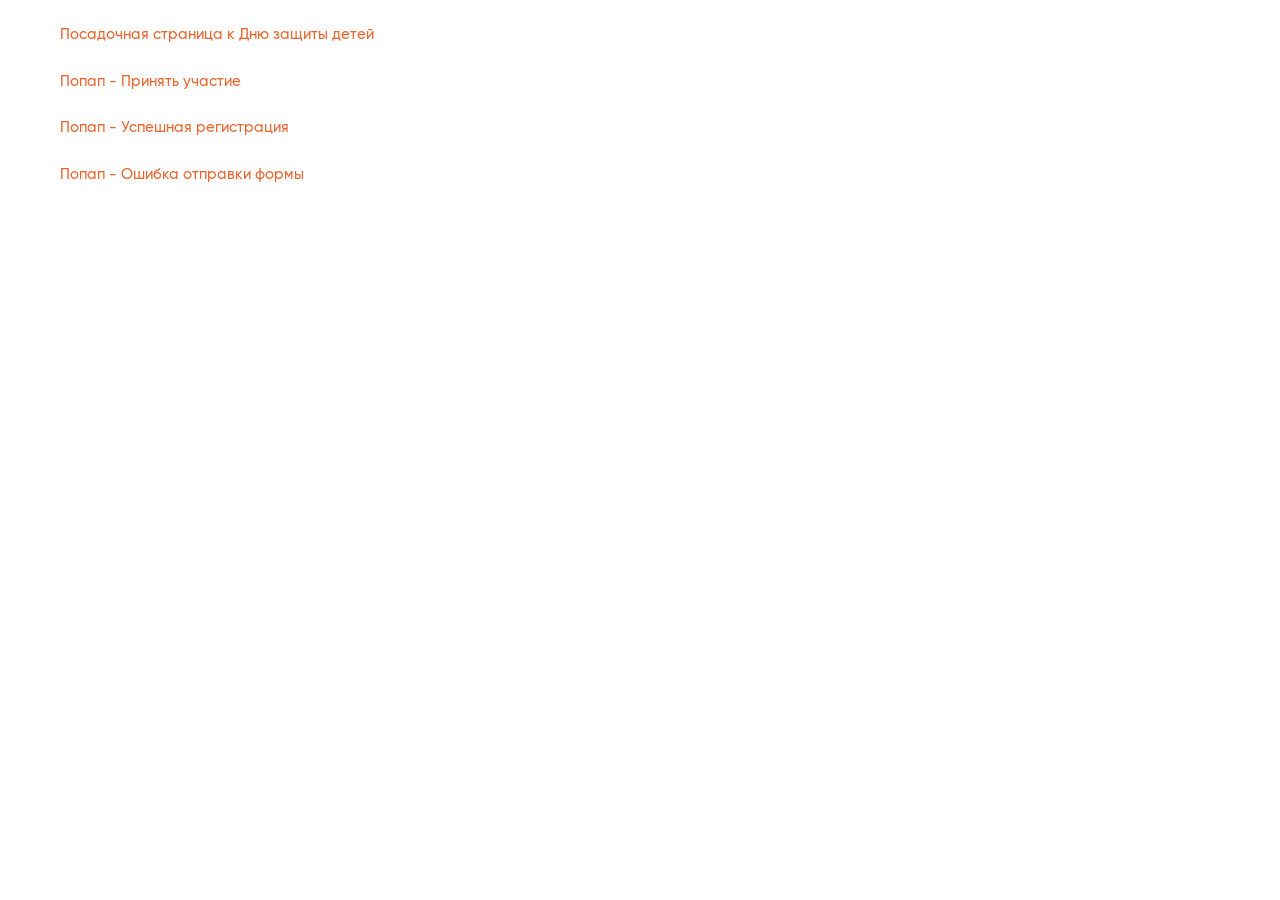
<file: index.html>
<!DOCTYPE html>
<html lang="ru">
    <head>
        <meta charset="utf-8">
        <title>ПСБ Страхование</title>

        <link rel="stylesheet" href="css/styles.css">

        <link rel="icon" href="favicon.svg" type="image/svg+xml">

        <meta http-equiv="x-ua-compatible" content="ie=edge">
        <meta name="viewport" content="width=device-width">
    </head>

    <body>

        <!-- wrapper -->
        <div class="wrapper">

            <!-- wrapper inner -->
            <div class="wrapper-inner">

                <!-- container -->
                <div class="container">

                    <p><a href="01-index.html">Посадочная страница к Дню защиты детей</a></p>
                    <p><a href="windows/participate.html"class="window-link">Попап - Принять участие</a></p>
                    <p><a href="windows/success.html"class="window-link">Попап - Успешная регистрация</a></p>
                    <p><a href="windows/error.html"class="window-link">Попап - Ошибка отправки формы</a></p>

                </div>
                <!-- container END -->

            </div>
            <!-- wrapper inner END -->

        </div>
        <!-- wrapper END -->

        <script>
            var pathTemplate = './';
        </script>
        <script src="js/fonts.js"></script>

        <script src="js/jquery-3.7.1.min.js"></script>
        <script src="js/jquery.mask.min.js"></script>
        <script src="js/validation/jquery.validate.min.js"></script>
        <script src="js/validation/messages_ru.js"></script>
        <script src="js/tools.js"></script>

    </body>
</html>
</file>
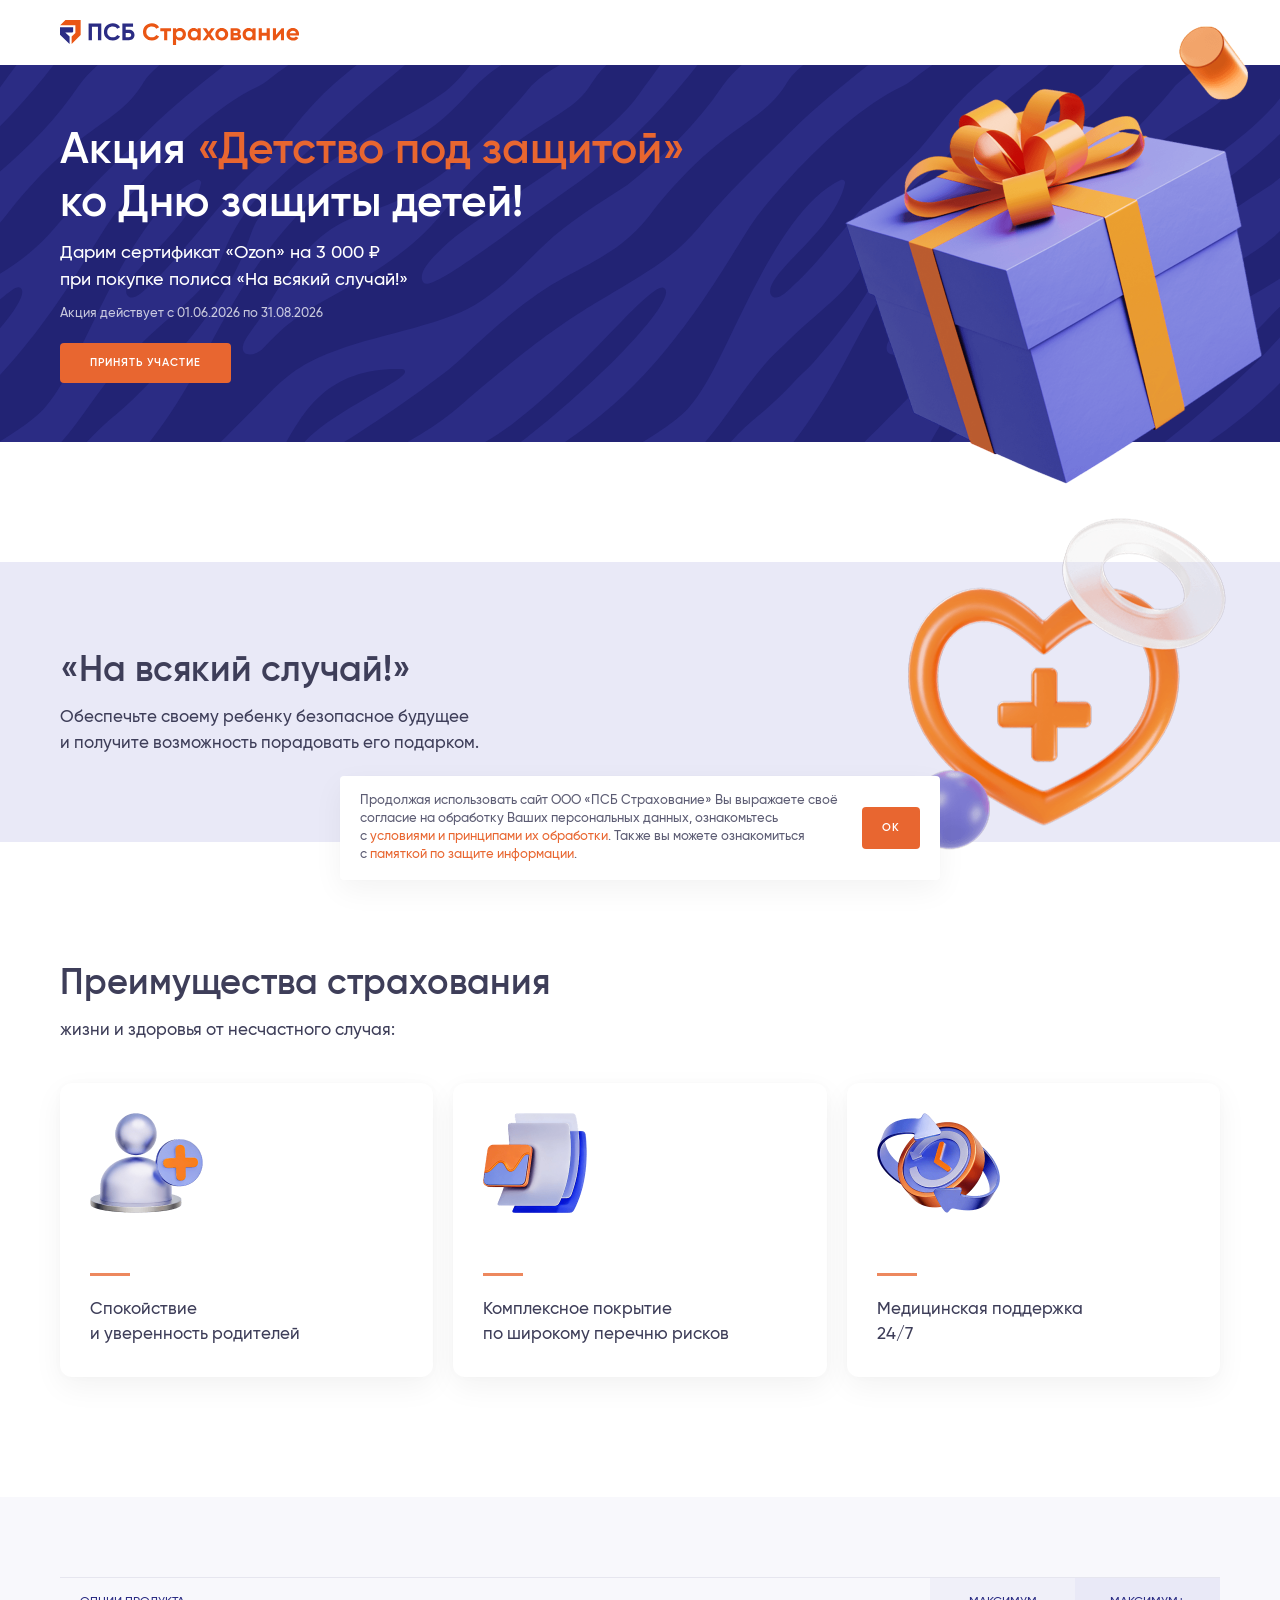
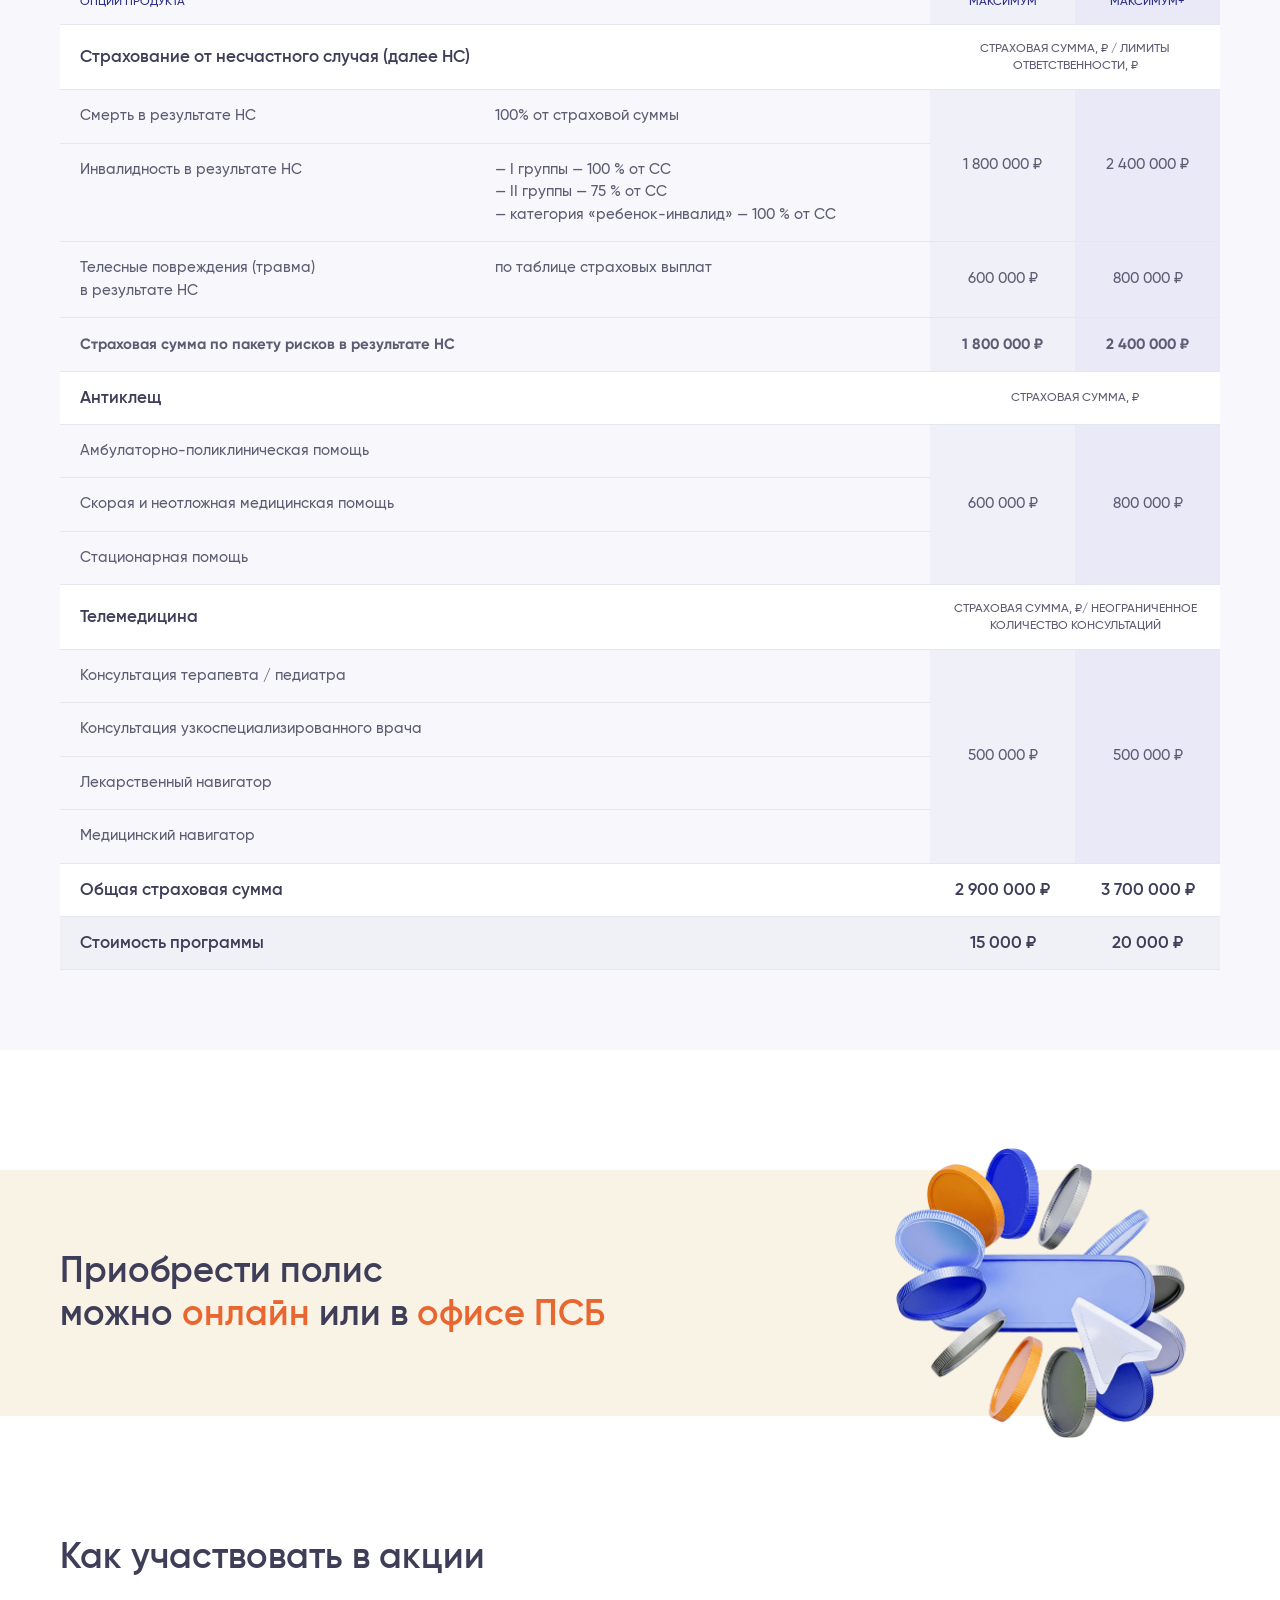
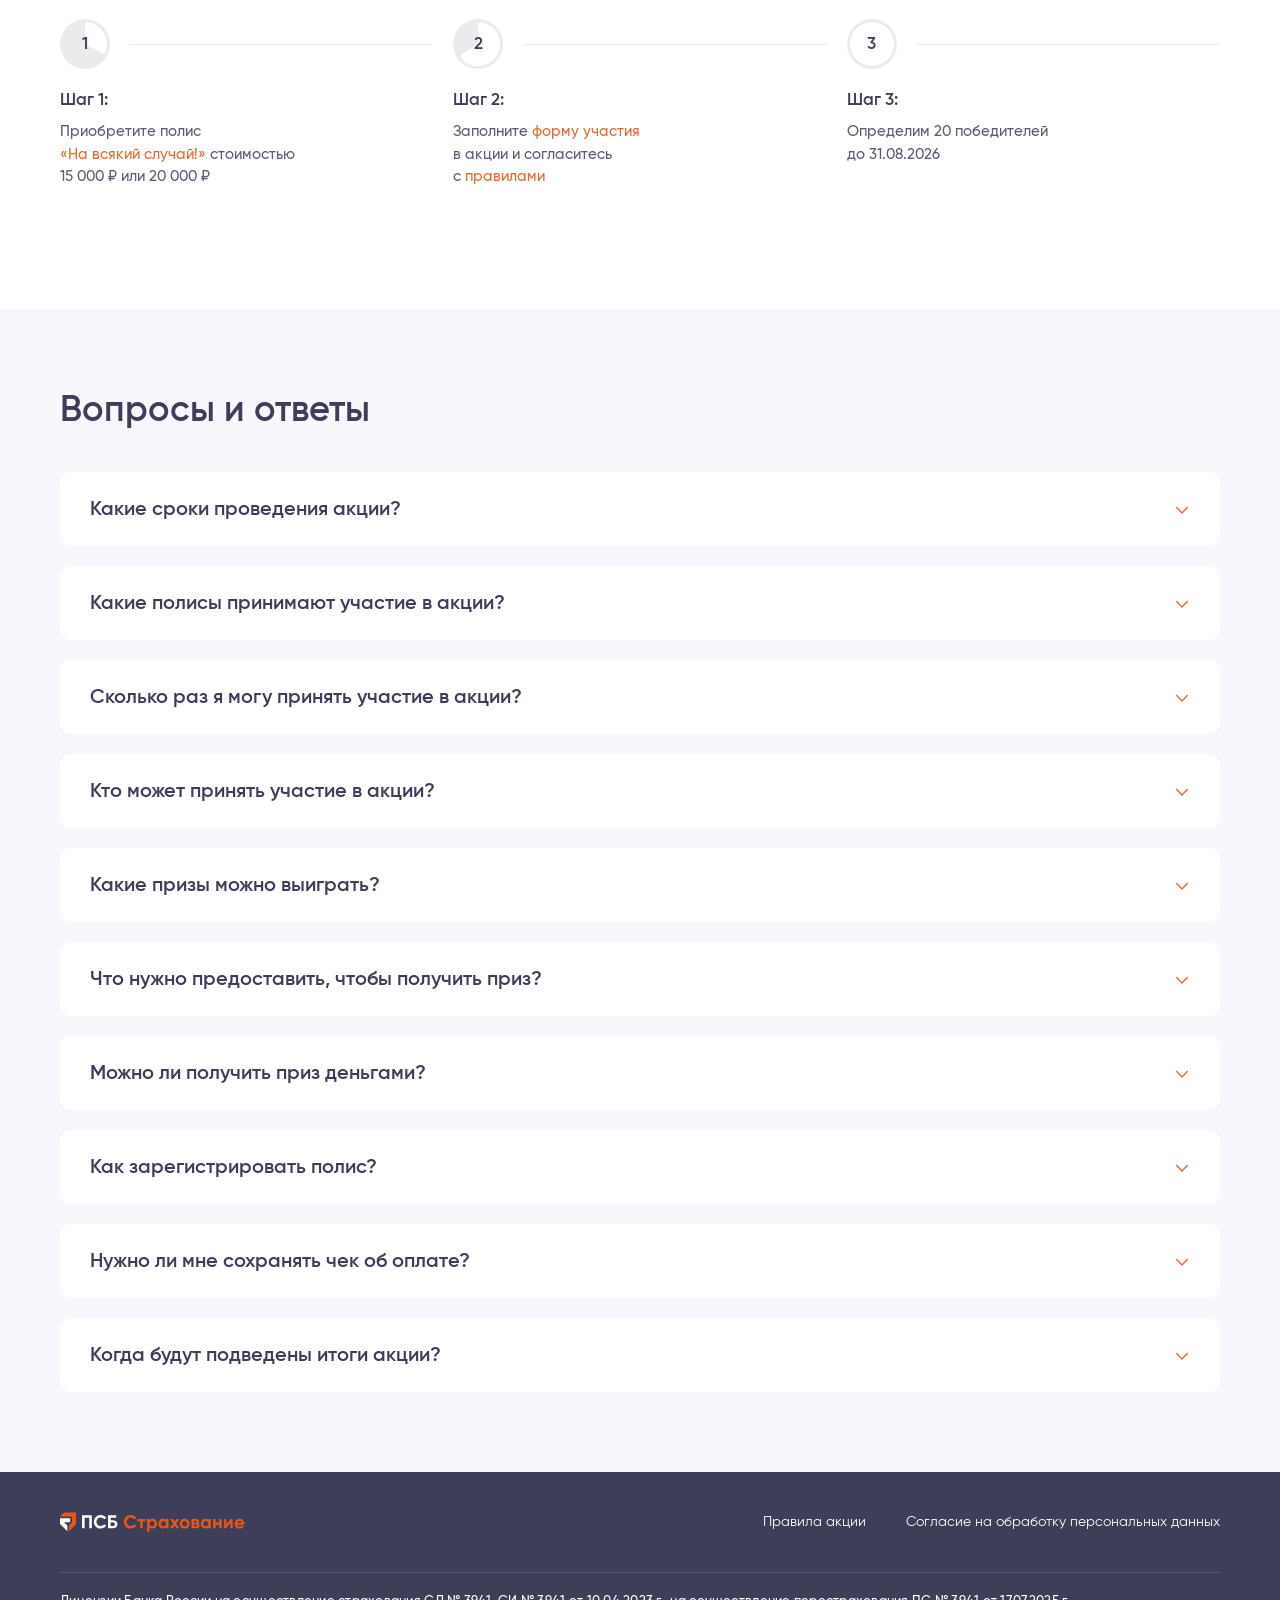
<file: 01-index.html>
<!DOCTYPE html>
<html lang="ru">
    <head>
        <meta charset="utf-8">
        <title>ПСБ Страхование</title>

        <link rel="stylesheet" href="css/styles.css">

        <link rel="icon" href="favicon.svg" type="image/svg+xml">

        <meta http-equiv="x-ua-compatible" content="ie=edge">
        <meta name="viewport" content="width=device-width">
    </head>

    <body>

        <!-- wrapper -->
        <div class="wrapper">

            <!-- wrapper inner -->
            <div class="wrapper-inner">

                <header>
                    <div class="container">
                        <div class="header-logo"><img src="images/logo.svg" alt=""></div>
                    </div>
                </header>

                <!-- welcome -->
                <div class="welcome">
                    <div class="container">
                        <div class="welcome-content">
                            <div class="welcome-title">Акция <span>&laquo;Детство под&nbsp;защитой&raquo;</span><br> ко&nbsp;Дню защиты детей!</div>
                            <div class="welcome-text">Дарим сертификат &laquo;Ozon&raquo; на&nbsp;3&nbsp;000&nbsp;₽<br> при&nbsp;покупке полиса &laquo;На&nbsp;всякий случай!&raquo;</div>
                            <div class="welcome-period">Акция действует с&nbsp;01.06.2026 по&nbsp;31.08.2026</div>
                            <div class="welcome-btn"><a href="windows/participate.html" class="btn window-link">Принять участие</a></div>
                        </div>
                        <div class="welcome-img"><img src="images/welcome.png" alt=""></div>
                    </div>
                </div>
                <!-- welcome END -->

                <!-- container -->
                <div class="container">

                    <!-- precaution -->
                    <div class="precaution">
                        <div class="precaution-content">
                            <div class="main-title">&laquo;На&nbsp;всякий случай!&raquo;</div>
                            <div class="precaution-text">Обеспечьте своему ребенку безопасное будущее<br> и&nbsp;получите возможность порадовать его подарком.</div>
                        </div>
                        <div class="precaution-img"><img src="images/precaution.png" alt=""></div>
                    </div>
                    <!-- precaution END -->

                    <!-- prefs -->
                    <div class="prefs">
                        <div class="main-title">Преимущества страхования</div>
                        <div class="prefs-anonce">жизни и&nbsp;здоровья от&nbsp;несчастного случая:</div>
                        <div class="prefs-list">
                            <div class="prefs-item">
                                <div class="prefs-item-icon"><img src="images/prefs-1.png" alt=""></div>
                                <div class="prefs-item-text">Спокойствие<br> и&nbsp;уверенность родителей</div>
                            </div>
                            <div class="prefs-item">
                                <div class="prefs-item-icon"><img src="images/prefs-2.png" alt=""></div>
                                <div class="prefs-item-text">Комплексное покрытие<br> по&nbsp;широкому перечню рисков </div>
                            </div>
                            <div class="prefs-item">
                                <div class="prefs-item-icon"><img src="images/prefs-3.png" alt=""></div>
                                <div class="prefs-item-text">Медицинская поддержка<br> 24/7</div>
                            </div>
                        </div>
                    </div>
                    <!-- prefs END -->

                    <!-- price -->
                    <div class="price">
                        <div class="price-desktop">
                            <table>
                                <thead>
                                    <tr>
                                        <th>Опции продукта</th>
                                        <th>Максимум</th>
                                        <th>Максимум+</th>
                                    </tr>
                                </thead>
                                <tbody>
                                    <tr class="price-desktop-group">
                                        <td>Страхование от несчастного случая (далее НС)</td>
                                        <td colspan="2">Страховая сумма,&nbsp;₽&nbsp;/ Лимиты ответственности,&nbsp;₽</td>
                                    </tr>
                                    <tr class="price-desktop-item">
                                        <td>
                                            <div class="price-desktop-title-block">
                                                <div class="price-desktop-title-item">Смерть в&nbsp;результате НС</div>
                                                <div class="price-desktop-title-item">100% от&nbsp;страховой суммы</div>
                                            </div>
                                        </td>
                                        <td rowspan="2">1 800 000 ₽</td>
                                        <td rowspan="2">2 400 000 ₽</td>
                                    </tr>
                                    <tr class="price-desktop-item">
                                        <td>
                                            <div class="price-desktop-title-block">
                                                <div class="price-desktop-title-item">Инвалидность в&nbsp;результате НС</div>
                                                <div class="price-desktop-title-item">&mdash;&nbsp;I&nbsp;группы&nbsp;&mdash; 100&nbsp;% от&nbsp;СС<br> &mdash;&nbsp;II&nbsp;группы&nbsp;&mdash; 75&nbsp;% от&nbsp;СС<br> &mdash;&nbsp;категория &laquo;ребенок-инвалид&raquo;&nbsp;&mdash; 100&nbsp;% от&nbsp;СС</div>
                                            </div>
                                        </td>
                                    </tr>
                                    <tr class="price-desktop-item">
                                        <td>
                                            <div class="price-desktop-title-block">
                                                <div class="price-desktop-title-item">Телесные повреждения (травма)<br> в&nbsp;результате НС</div>
                                                <div class="price-desktop-title-item">по&nbsp;таблице страховых выплат</div>
                                            </div>
                                        </td>
                                        <td>600 000 ₽</td>
                                        <td>800 000 ₽</td>
                                    </tr>
                                    <tr class="price-desktop-package">
                                        <td>Страховая сумма по&nbsp;пакету рисков в&nbsp;результате НС</td>
                                        <td>1 800 000 ₽</td>
                                        <td>2 400 000 ₽</td>
                                    </tr>

                                    <tr class="price-desktop-group">
                                        <td>Антиклещ</td>
                                        <td colspan="2">Страховая сумма,&nbsp;₽</td>
                                    </tr>
                                    <tr class="price-desktop-item">
                                        <td>Амбулаторно-поликлиническая помощь</td>
                                        <td rowspan="3">600 000 ₽</td>
                                        <td rowspan="3">800 000 ₽</td>
                                    </tr>
                                    <tr class="price-desktop-item">
                                        <td>Скорая и&nbsp;неотложная медицинская помощь</td>
                                    </tr>
                                    <tr class="price-desktop-item">
                                        <td>Стационарная помощь</td>
                                    </tr>

                                    <tr class="price-desktop-group">
                                        <td>Телемедицина</td>
                                        <td colspan="2">Страховая сумма,&nbsp;₽/ Неограниченное количество консультаций</td>
                                    </tr>
                                    <tr class="price-desktop-item">
                                        <td>Консультация терапевта&nbsp;/ педиатра</td>
                                        <td rowspan="4">500 000 ₽</td>
                                        <td rowspan="4">500 000 ₽</td>
                                    </tr>
                                    <tr class="price-desktop-item">
                                        <td>Консультация узкоспециализированного врача</td>
                                    </tr>
                                    <tr class="price-desktop-item">
                                        <td>Лекарственный навигатор</td>
                                    </tr>
                                    <tr class="price-desktop-item">
                                        <td>Медицинский навигатор</td>
                                    </tr>

                                    <tr class="price-desktop-summ">
                                        <td>Общая страховая сумма</td>
                                        <td>2 900 000 ₽</td>
                                        <td>3 700 000 ₽</td>
                                    </tr>

                                    <tr class="price-desktop-cost">
                                        <td>Стоимость программы</td>
                                        <td>15 000 ₽</td>
                                        <td>20 000 ₽</td>
                                    </tr>
                                </tbody>
                            </table>
                        </div>
                        
                        <div class="price-mobile">
                            <div class="price-mobile-group">
                                <div class="price-mobile-group-title">Страхование от&nbsp;несчастного случая (далее&nbsp;НС)</div>
                                <div class="price-mobile-group-content">
                                    <div class="price-mobile-item">
                                        <div class="price-mobile-item-title">Смерть в&nbsp;результате НС<br> 100% от&nbsp;страховой суммы</div>
                                        <div class="price-mobile-item-title">Инвалидность в&nbsp;результате НС<br> &mdash;&nbsp;I&nbsp;группы&nbsp;&mdash; 100&nbsp;% от&nbsp;СС<br> &mdash;&nbsp;II&nbsp;группы&nbsp;&mdash; 75&nbsp;% от&nbsp;СС<br> &mdash;&nbsp;категория &laquo;ребенок-инвалид&raquo;&nbsp;&mdash; 100&nbsp;%&nbsp;от&nbsp;СС</div>
                                        <div class="price-mobile-item-type">Страховая сумма,&nbsp;₽&nbsp;/ Лимиты ответственности,&nbsp;₽</div>
                                        <div class="price-mobile-item-values">
                                            <div class="price-mobile-item-value">
                                                <div class="price-mobile-item-value-title">Максимум</div>
                                                <div class="price-mobile-item-value-text">1 800 000 ₽</div>
                                            </div>
                                            <div class="price-mobile-item-value">
                                                <div class="price-mobile-item-value-title">Максимум+</div>
                                                <div class="price-mobile-item-value-text">2 400 000 ₽</div>
                                            </div>
                                        </div>
                                    </div>
                                    <div class="price-mobile-item">
                                        <div class="price-mobile-item-title">Телесные повреждения (травма)<br> в&nbsp;результате НС<br> &mdash;&nbsp;по&nbsp;таблице страховых выплат</div>
                                        <div class="price-mobile-item-values">
                                            <div class="price-mobile-item-value">
                                                <div class="price-mobile-item-value-title">Максимум</div>
                                                <div class="price-mobile-item-value-text">600 000 ₽</div>
                                            </div>
                                            <div class="price-mobile-item-value">
                                                <div class="price-mobile-item-value-title">Максимум+</div>
                                                <div class="price-mobile-item-value-text">800 000 ₽</div>
                                            </div>
                                        </div>
                                    </div>
                                    <div class="price-mobile-item price-mobile-item-package">
                                        <div class="price-mobile-item-title">Страховая сумма по&nbsp;пакету рисков в&nbsp;результате&nbsp;НС</div>
                                        <div class="price-mobile-item-type">Страховая сумма,&nbsp;₽&nbsp;/ Лимиты ответственности,&nbsp;₽</div>
                                        <div class="price-mobile-item-values">
                                            <div class="price-mobile-item-value">
                                                <div class="price-mobile-item-value-title">Максимум</div>
                                                <div class="price-mobile-item-value-text">1 800 000 ₽</div>
                                            </div>
                                            <div class="price-mobile-item-value">
                                                <div class="price-mobile-item-value-title">Максимум+</div>
                                                <div class="price-mobile-item-value-text">2 400 000 ₽</div>
                                            </div>
                                        </div>
                                    </div>
                                </div>
                            </div>
                            <div class="price-mobile-group">
                                <div class="price-mobile-group-title">Антиклещ</div>
                                <div class="price-mobile-group-content">
                                    <div class="price-mobile-item">
                                        <div class="price-mobile-item-title">Амбулаторно-поликлиническая помощь</div>
                                        <div class="price-mobile-item-type">Страховая сумма,&nbsp;₽</div>
                                        <div class="price-mobile-item-values">
                                            <div class="price-mobile-item-value">
                                                <div class="price-mobile-item-value-title">Максимум</div>
                                                <div class="price-mobile-item-value-text">600 000 ₽</div>
                                            </div>
                                            <div class="price-mobile-item-value">
                                                <div class="price-mobile-item-value-title">Максимум+</div>
                                                <div class="price-mobile-item-value-text">800 000 ₽</div>
                                            </div>
                                        </div>
                                    </div>
                                    <div class="price-mobile-item">
                                        <div class="price-mobile-item-title">Скорая и&nbsp;неотложная медицинская помощь</div>
                                        <div class="price-mobile-item-type">Страховая сумма,&nbsp;₽</div>
                                        <div class="price-mobile-item-values">
                                            <div class="price-mobile-item-value">
                                                <div class="price-mobile-item-value-title">Максимум</div>
                                                <div class="price-mobile-item-value-text">600 000 ₽</div>
                                            </div>
                                            <div class="price-mobile-item-value">
                                                <div class="price-mobile-item-value-title">Максимум+</div>
                                                <div class="price-mobile-item-value-text">800 000 ₽</div>
                                            </div>
                                        </div>
                                    </div>
                                    <div class="price-mobile-item">
                                        <div class="price-mobile-item-title">Стационарная помощь</div>
                                        <div class="price-mobile-item-type">Страховая сумма,&nbsp;₽</div>
                                        <div class="price-mobile-item-values">
                                            <div class="price-mobile-item-value">
                                                <div class="price-mobile-item-value-title">Максимум</div>
                                                <div class="price-mobile-item-value-text">600 000 ₽</div>
                                            </div>
                                            <div class="price-mobile-item-value">
                                                <div class="price-mobile-item-value-title">Максимум+</div>
                                                <div class="price-mobile-item-value-text">800 000 ₽</div>
                                            </div>
                                        </div>
                                    </div>
                                </div>
                            </div>
                            <div class="price-mobile-group">
                                <div class="price-mobile-group-title">Телемедицина</div>
                                <div class="price-mobile-group-content">
                                    <div class="price-mobile-item">
                                        <div class="price-mobile-item-title">Консультация терапевта&nbsp;/ педиатра</div>
                                        <div class="price-mobile-item-type">Страховая сумма,&nbsp;₽/ Неограниченное количество консультаций</div>
                                        <div class="price-mobile-item-values">
                                            <div class="price-mobile-item-value">
                                                <div class="price-mobile-item-value-title">Максимум</div>
                                                <div class="price-mobile-item-value-text">500 000 ₽</div>
                                            </div>
                                            <div class="price-mobile-item-value">
                                                <div class="price-mobile-item-value-title">Максимум+</div>
                                                <div class="price-mobile-item-value-text">500 000 ₽</div>
                                            </div>
                                        </div>
                                    </div>
                                    <div class="price-mobile-item">
                                        <div class="price-mobile-item-title">Консультация узкоспециализированного врача</div>
                                        <div class="price-mobile-item-type">Страховая сумма,&nbsp;₽/ Неограниченное количество консультаций</div>
                                        <div class="price-mobile-item-values">
                                            <div class="price-mobile-item-value">
                                                <div class="price-mobile-item-value-title">Максимум</div>
                                                <div class="price-mobile-item-value-text">500 000 ₽</div>
                                            </div>
                                            <div class="price-mobile-item-value">
                                                <div class="price-mobile-item-value-title">Максимум+</div>
                                                <div class="price-mobile-item-value-text">500 000 ₽</div>
                                            </div>
                                        </div>
                                    </div>
                                    <div class="price-mobile-item">
                                        <div class="price-mobile-item-title">Лекарственный навигатор</div>
                                        <div class="price-mobile-item-type">Страховая сумма,&nbsp;₽/ Неограниченное количество консультаций</div>
                                        <div class="price-mobile-item-values">
                                            <div class="price-mobile-item-value">
                                                <div class="price-mobile-item-value-title">Максимум</div>
                                                <div class="price-mobile-item-value-text">500 000 ₽</div>
                                            </div>
                                            <div class="price-mobile-item-value">
                                                <div class="price-mobile-item-value-title">Максимум+</div>
                                                <div class="price-mobile-item-value-text">500 000 ₽</div>
                                            </div>
                                        </div>
                                    </div>
                                    <div class="price-mobile-item">
                                        <div class="price-mobile-item-title">Медицинский навигатор</div>
                                        <div class="price-mobile-item-type">Страховая сумма,&nbsp;₽/ Неограниченное количество консультаций</div>
                                        <div class="price-mobile-item-values">
                                            <div class="price-mobile-item-value">
                                                <div class="price-mobile-item-value-title">Максимум</div>
                                                <div class="price-mobile-item-value-text">500 000 ₽</div>
                                            </div>
                                            <div class="price-mobile-item-value">
                                                <div class="price-mobile-item-value-title">Максимум+</div>
                                                <div class="price-mobile-item-value-text">500 000 ₽</div>
                                            </div>
                                        </div>
                                    </div>
                                </div>
                            </div>
                            <div class="price-mobile-group">
                                <div class="price-mobile-group-title">Общая страховая сумма</div>
                                <div class="price-mobile-group-content">
                                    <div class="price-mobile-item">
                                        <div class="price-mobile-item-values price-mobile-item-values-summ">
                                            <div class="price-mobile-item-value">
                                                <div class="price-mobile-item-value-title">Максимум</div>
                                                <div class="price-mobile-item-value-text">2 900 000 ₽</div>
                                            </div>
                                            <div class="price-mobile-item-value">
                                                <div class="price-mobile-item-value-title">Максимум+</div>
                                                <div class="price-mobile-item-value-text">3 700 000 ₽</div>
                                            </div>
                                        </div>
                                    </div>
                                </div>
                            </div>
                            <div class="price-mobile-group">
                                <div class="price-mobile-group-title">Стоимость программы</div>
                                <div class="price-mobile-group-content">
                                    <div class="price-mobile-item">
                                        <div class="price-mobile-item-values price-mobile-item-values-summ">
                                            <div class="price-mobile-item-value">
                                                <div class="price-mobile-item-value-title">Максимум</div>
                                                <div class="price-mobile-item-value-text">15 000 ₽</div>
                                            </div>
                                            <div class="price-mobile-item-value">
                                                <div class="price-mobile-item-value-title">Максимум+</div>
                                                <div class="price-mobile-item-value-text">20 000 ₽</div>
                                            </div>
                                        </div>
                                    </div>
                                </div>
                            </div>
                        </div>
                    </div>
                    <!-- price END -->

                    <!-- buy -->
                    <div class="buy">
                        <div class="main-title">Приобрести полис<br> можно <a href="#">онлайн</a> или&nbsp;в&nbsp;<a href="#">офисе&nbsp;ПСБ</a></div>
                        <div class="buy-img"><img src="images/buy.png" alt=""></div>
                    </div>
                    <!-- buy END -->

                    <!-- how -->
                    <div class="how">
                        <div class="main-title">Как участвовать в&nbsp;акции</div>
                        <div class="how-steps">
                            <div class="how-step">
                                <div class="how-step-header">
                                    <div class="how-step-header-number">1</div>
                                </div>
                                <div class="how-step-title">Шаг 1:</div>
                                <div class="how-step-text">Приобретите полис<br> <a href="#">&laquo;На&nbsp;всякий случай!&raquo;</a> стоимостью<br> 15&nbsp;000&nbsp;₽ или 20&nbsp;000&nbsp;₽</div>
                            </div>
                            <div class="how-step">
                                <div class="how-step-header">
                                    <div class="how-step-header-number">2</div>
                                </div>
                                <div class="how-step-title">Шаг 2:</div>
                                <div class="how-step-text">Заполните <a href="windows/participate.html" class="window-link">форму участия</a><br> в&nbsp;акции и&nbsp;согласитесь<br> с&nbsp;<a href="#">правилами</a></div>
                            </div>
                            <div class="how-step">
                                <div class="how-step-header">
                                    <div class="how-step-header-number">3</div>
                                </div>
                                <div class="how-step-title">Шаг 3:</div>
                                <div class="how-step-text">Определим 20&nbsp;победителей<br> до&nbsp;31.08.2026</div>
                            </div>
                        </div>
                    </div>
                    <!-- how END -->

                    <!-- faq -->
                    <div class="faq">
                        <div class="main-title">Вопросы и ответы</div>
                        <div class="faq-list">
                            <div class="faq-item">
                                <a href="#" class="faq-item-title">Какие сроки проведения акции?</a>
                                <div class="faq-item-content">
                                    <div class="faq-item-content-inner">
                                        Сроки проведения акции с&nbsp;01&nbsp;июня по&nbsp;30&nbsp;июня 2026 года включительно.
                                    </div>
                                </div>
                            </div>
                            <div class="faq-item">
                                <a href="#" class="faq-item-title">Какие полисы принимают участие в&nbsp;акции?</a>
                                <div class="faq-item-content">
                                    <div class="faq-item-content-inner">
                                        В&nbsp;акции принимают участие полисы &laquo;На&nbsp;всякий случай!&raquo; по&nbsp;программе &laquo;Максимум&raquo; стоимостью 15&nbsp;000&nbsp;₽ и&nbsp;программе &laquo;Максимум+&raquo; стоимостью 20&nbsp;000&nbsp;₽, приобретенные в&nbsp;любом отделении Банка ПСБ или на&nbsp;сайте Банка ПСБ в&nbsp;период с&nbsp;01.06.2026 по&nbsp;31.08.2026&nbsp;включительно.
                                    </div>
                                </div>
                            </div>
                            <div class="faq-item">
                                <a href="#" class="faq-item-title">Сколько раз я&nbsp;могу принять участие в&nbsp;акции?</a>
                                <div class="faq-item-content">
                                    <div class="faq-item-content-inner">
                                        Каждый клиент может принять участие в&nbsp;акции в&nbsp;количестве приобретенных полисов, соответствующих правилам проведения акции.<br> При получении выигрыша необходимо будет предъявить чек об&nbsp;оплате полиса.
                                    </div>
                                </div>
                            </div>
                            <div class="faq-item">
                                <a href="#" class="faq-item-title">Кто может принять участие в&nbsp;акции?</a>
                                <div class="faq-item-content">
                                    <div class="faq-item-content-inner">
                                        В&nbsp;акции может принять участие любой совершеннолетний гражданин&nbsp;РФ, совершивший покупку полиса &laquo;На&nbsp;всякий случай!&raquo; по&nbsp;программе &laquo;Максимум&raquo; стоимостью 15&nbsp;000&nbsp;₽ или по&nbsp;программе &laquo;Максимум+&raquo; стоимостью 20&nbsp;000&nbsp;₽ в&nbsp;период с&nbsp;01.06.2026 по&nbsp;31.08.2026&nbsp;включительно.
                                    </div>
                                </div>
                            </div>
                            <div class="faq-item">
                                <a href="#" class="faq-item-title">Какие призы можно выиграть?</a>
                                <div class="faq-item-content">
                                    <div class="faq-item-content-inner">
                                        В&nbsp;акции предусмотрен розыгрыш 20&nbsp;призов&nbsp;&mdash; сертификатов Ozon номиналом 3&nbsp;000&nbsp;₽
                                    </div>
                                </div>
                            </div>
                            <div class="faq-item">
                                <a href="#" class="faq-item-title">Что нужно предоставить, чтобы получить приз?</a>
                                <div class="faq-item-content">
                                    <div class="faq-item-content-inner">
                                        Для получения приза необходимо предъявить в&nbsp;&laquo;ПСБ&nbsp;Страхование&raquo; копию полиса и&nbsp;чек об&nbsp;оплате.
                                    </div>
                                </div>
                            </div>
                            <div class="faq-item">
                                <a href="#" class="faq-item-title">Можно ли получить приз деньгами?</a>
                                <div class="faq-item-content">
                                    <div class="faq-item-content-inner">
                                        Нет, замена приза денежным эквивалентом правилами акции не&nbsp;предусмотрена.
                                    </div>
                                </div>
                            </div>
                            <div class="faq-item">
                                <a href="#" class="faq-item-title">Как зарегистрировать полис?</a>
                                <div class="faq-item-content">
                                    <div class="faq-item-content-inner">
                                        Чтобы зарегистрировать полис для участия в&nbsp;акции, необходимо заполнить форму на&nbsp;<a href="windows/participate.html" class="window-link">сайте</a> и&nbsp;согласиться с&nbsp;<a href="#">правилами проведения</a> акции.
                                    </div>
                                </div>
                            </div>
                            <div class="faq-item">
                                <a href="#" class="faq-item-title">Нужно&nbsp;ли мне сохранять чек об&nbsp;оплате?</a>
                                <div class="faq-item-content">
                                    <div class="faq-item-content-inner">
                                        Да, чек об&nbsp;оплате полиса нужно сохранять, его необходимо предъявить в&nbsp;случае выигрыша для&nbsp;получения приза.
                                    </div>
                                </div>
                            </div>
                            <div class="faq-item">
                                <a href="#" class="faq-item-title">Когда будут подведены итоги акции?</a>
                                <div class="faq-item-content">
                                    <div class="faq-item-content-inner">
                                        Итоги акции будут подведены до&nbsp;31.08.2026&nbsp;г.
                                    </div>
                                </div>
                            </div>
                        </div>
                    </div>
                    <!-- faq END -->

                </div>
                <!-- container END -->

            </div>
            <!-- wrapper inner END -->

            <footer>
                <div class="container">
                    <div class="footer-container">
                        <div class="footer-logo"><a href="#"><img src="images/footer-logo.svg" alt=""></a></div>
                        <div class="footer-links">
                            <div class="footer-link"><a href="#">Правила акции</a></div>
                            <div class="footer-link"><a href="#">Согласие на обработку персональных данных</a></div>
                        </div>
                    </div>
                    <div class="footer-bottom">
                        Лицензии Банка России на&nbsp;осуществление страхования СЛ&nbsp;&#8470;&nbsp;3941, СИ&nbsp;&#8470;&nbsp;3941 от&nbsp;10.04.2023&nbsp;г., на&nbsp;осуществление перестрахования ПС&nbsp;&#8470;&nbsp;3941 от&nbsp;17.07.2025&nbsp;г.
                    </div>
                </div>
            </footer>

        </div>
        <!-- wrapper END -->

        <div class="bottom-messages">
            <div class="bottom-messages-item cookies-message">
                <div class="container">
                    <div class="cookies-message-content">
                        <div class="cookies-message-text">
                            Продолжая использовать сайт ООО &laquo;ПСБ Страхование&raquo; Вы&nbsp;выражаете своё согласие на&nbsp;обработку Ваших персональных данных, ознакомьтесь с&nbsp;<a href="#">условиями и&nbsp;принципами их&nbsp;обработки</a>. Также вы&nbsp;можете ознакомиться с&nbsp;<a href="#">памяткой по&nbsp;защите информации</a>.
                        </div>
                        <a href="#" class="btn cookies-message-close">OK</a>
                    </div>
                </div>
            </div>
        </div>

        <script>
            var pathTemplate = './';
        </script>
        <script src="js/fonts.js"></script>

        <script src="js/jquery-3.7.1.min.js"></script>
        <script src="js/jquery.mask.min.js"></script>
        <script src="js/validation/jquery.validate.min.js"></script>
        <script src="js/validation/messages_ru.js"></script>
        <script src="js/tools.js"></script>

    </body>
</html>
</file>
<file: css/styles.css>
*,
*::before,
*::after {outline:none; box-sizing:border-box}

html {min-width:375px; height:100%}

body {min-width:375px; height:100%; margin:0; padding:0; font:500 15px/1.5em Arial, sans-serif; color:#5C5C73; background:#FFFFFF; -webkit-text-size-adjust:100%; -webkit-font-smoothing:antialiased; -moz-osx-font-smoothing:grayscale; overflow-anchor:none}
.fonts-loaded body {font-family:Gilroy, sans-serif}

a {outline:none; color:#E86630; text-decoration:none; transition:color 0.2s}
@media (min-width:1100px) {
    a:hover {color:#EA5614}
}

img {border:none; max-width:100%; height:auto}
iframe {border:none; max-width:100%}

::-ms-clear {display:none}

strong, b {font-weight:600}

p {margin:24px 0; padding:0}

.btn {display:inline-flex; border-radius:4px; background:#E86630; margin:0; padding:0 30px; height:54px; outline:none; overflow:visible; border:none; text-decoration:none; box-sizing:border-box; color:#FFFFFF; align-items:center; justify-content:center; text-transform:uppercase; font:600 11px/1.4em Arial, sans-serif; letter-spacing:0.09em; -webkit-appearance:none; cursor:pointer; transition:background-color 0.2s}
.fonts-loaded .btn {font-family:Gilroy, sans-serif}
@media (min-width:1100px) {
    .btn:hover {background-color:#EA5614; color:#FFFFFF}
}
.btn:disabled {cursor:default; background-color:#F29D79}
@media (min-width:1100px) {
    .btn:disabled:hover {background-color:#F29D79; color:#FFFFFF}
}
.btn.loading {background-image:url(../images/loading.svg); background-repeat:no-repeat; background-position:center}
.btn.loading svg {display:none}

@media (max-width:767px) {
    .btn {display:flex; height:40px}
    .btn.loading {background-size:24px 24px}
}

.btn-blue {background-color:#585892}
@media (min-width:1100px) {
    .btn-blue:hover {background-color:#2C2D84}
}

.btn-green {background-color:#37AE35}
@media (min-width:1100px) {
    .btn-green:hover {background-color:#2C2D84}
}

.btn-red {background-color:#BC3F46}
@media (min-width:1100px) {
    .btn-green:hover {background-color:#2C2D84}
}

.form-input {position:relative; margin:20px 0}
.form-input-label {position:absolute; left:15px; top:20px; font-weight:600; font-size:20px; line-height:1.3em; color:#8D8DA6; transition:all 0.2s; z-index:1; pointer-events:none; white-space:nowrap; overflow:hidden; text-overflow:ellipsis; right:15px}
.form-input.focus .form-input-label,
.form-input.full .form-input-label {top:10px; font-size:11px; line-height:1.4em; letter-spacing:0.09em; text-transform:uppercase}
.form-input-label em {color:#BC3F46; font-style:normal}
.form-input input {position:relative; border:1px solid #E2E2E9; font:600 20px/1.3em Arial, sans-serif; color:#3E3E59; vertical-align:top; margin:0; padding:29px 14px 9px 14px; width:100%; height:66px; box-sizing:border-box; outline:none; border-radius:10px; background:#FFFFFF; -webkit-appearance:none; transition:border-color 0.2s}
.fonts-loaded .form-input input {font-family:Gilroy, sans-serif}
.form-input input.error,
.form-input textarea.error {border-color:#BC3F46; color:#BC3F46}
@media (min-width:1100px) {
    .form-input input:hover,
    .form-input textarea:hover {border-color:#EA5614}
}
.form-input input:focus,
.form-input textarea:focus {border-color:#EA5614}
.form-input label.error {display:block; color:#BC3F46; font-size:13px; line-height:18px; letter-spacing:0.02em; margin:5px 0 0 0}
.form-input input:disabled,
.form-input textarea:disabled {background:#F8F8FC; border-color:#E6E6EF; color:#A8A8BF}

@media (max-width:767px) {
    .form-input {margin:10px 0}
    .form-input-label {font-size:15px; line-height:1.3em}
    .form-input.focus .form-input-label,
    .form-input.full .form-input-label {top:12px; font-size:11px; line-height:1.4em}
    .form-input input {position:relative; font-size:15px; line-height:1.3em; padding:30px 14px 11px 14px; height:62px}
}

.form-input input:-webkit-autofill,
.form-input input:-webkit-autofill:active,
.form-input input:-webkit-autofill:focus,
.form-input input:-webkit-autofill:hover {-webkit-text-fill-color:#3E3E59; caret-color:#3E3E59; -webkit-transition:background-color 999999s ease-in-out 0s; transition:background-color 999999s ease-in-out 0s}

.form-input-hint {margin:10px 0 0 0; font-size:13px; line-height:1.4em; color:#8D8DA6}

@media (max-width:767px) {
    .form-input-hint {margin:5px 0 0 0}
}

.form-checkbox {margin:20px 0; user-select:none; display:flex; position:relative}
.form-checkbox label {margin:0; cursor:pointer}
.form-checkbox input {display:none}
.form-checkbox span {display:block; padding:0 0 0 32px; position:relative}
.form-checkbox span::before {content:""; display:block; position:absolute; left:0; top:0; width:20px; height:20px; border:1px solid #E6E6EF; background:#E6E6EF url(../images/checkbox.svg) no-repeat -999px -999px; border-radius:4px; transition:border-color 0.2s, background-color 0.2s}
.form-checkbox label input:checked+span::before,
.form-checkbox label input:checked+label+span::before {background-position:center; background-color:#E86630}
.form-checkbox label input.error+span,
.form-checkbox label input.error+label.error+span {padding-bottom:23px}
.form-checkbox label input.error+span::before,
.form-checkbox label input.error+label+span::before {border-color:#BC3F46}
.form-checkbox label.error {position:absolute; left:0; bottom:0; right:0; color:#BC3F46; font-size:13px; line-height:18px; letter-spacing:0.02em}

.form-required-notice {margin:40px 0 0 0; color:#8D8DA6}
.form-required-notice span {color:#BC3F46}

@media (max-width:767px) {
    .form-required-notice {margin:20px 0 0 0}
}

.container {margin:0 auto; max-width:1240px; width:100%; padding:0 20px}

@media (max-width:1680px) {
    .container {max-width:1200px}
}

@media (max-width:1099px) {
    .container {max-width:none; padding:0 34px}
}

@media (max-width:767px) {
    .container {padding:0 15px}
}

.wrapper {display:flex; flex-direction:column; width:100%; min-width:375px; min-height:100%; position:relative; overflow:hidden}
.wrapper-inner {height:100%; flex:1}

header .container {display:flex; align-items:center; height:65px; justify-content:space-between}

@media (max-width:767px) {
    header .container {height:68px}
}

.header-logo {min-width:240px; max-width:240px}
.header-logo img {display:block; width:100%}

.welcome {background:url(../images/welcome-bg.svg) no-repeat center; background-size:cover; color:#FFFFFF}
.welcome .container {display:flex; align-items:center; height:377px; justify-content:space-between}
.welcome-title {font-weight:600; font-size:44px; line-height:1.2em}
.welcome-title span {color:#E86630}
.welcome-text {margin:10px 0 0 0; font-size:18px; line-height:1.5em}
.welcome-period {margin:10px 0 0 0; font-size:13px; line-height:1.5em; color:rgba(255, 255, 255, 0.75)}
.welcome-btn {margin:20px 0 0 0}
.welcome-btn .btn {height:40px}
.welcome-img {min-width:456px; max-width:456px; margin:0 -84px 0 0}
.welcome-img img {display:block; width:100%}

@media (max-width:1680px) {
    .welcome-img {margin:0 -70px 0 0}
}

@media (max-width:1099px) {
    .welcome-img {margin:0 -228px 0 -100px}
}

@media (max-width:767px) {
    .welcome .container {display:block; height:600px; position:relative}
    .welcome-title {padding:40px 0 0 0; font-size:32px; line-height:1.2em}
    .welcome-title br {display:none}
    .welcome-text {margin:20px 0 0 0; font-size:18px; line-height:1.5em}
    .welcome-btn .btn {display:inline-flex}
    .welcome-img {min-width:313px; max-width:313px; margin:0 0 0 -157px; position:absolute; left:50%; bottom:-80px}
}

.precaution {margin:120px -84px 0 -84px; height:280px; padding:0 84px; background:#E9E9F7; border-radius:12px; display:flex; align-items:center; justify-content:space-between}
.precaution-text {margin:12px 0 0 0; font-size:17px; line-height:1.5em; color:#3E3E59}
.precaution-img {min-width:403px; max-width:403px; margin:0 57px 0 0}
.precaution-img img {display:block; width:100%}

@media (max-width:1680px) {
    .precaution-img {margin:0 -27px 0 0}
}

@media (max-width:1099px) {
    .precaution {margin:120px -34px 0 -34px; padding:0 34px; border-radius:0; height:253px}
    .precaution-text br {display:none}
    .precaution-img {min-width:382px; max-width:382px; margin:0 -34px 0 0}
}

@media (max-width:767px) {
    .precaution {margin:80px -15px 0 -15px; padding:20px 15px; display:block; height:auto}
    .precaution-img {min-width:100px; max-width:100px; margin:12px 0 0 0}
}

.main-title {font-weight:600; font-size:36px; line-height:1.2em; color:#3E3E59}

@media (max-width:767px) {
    .main-title {font-size:24px; line-height:1.3em}
}

.prefs {margin:120px 0 0 0}
.prefs-anonce {margin:12px 0 0 0; font-size:17px; line-height:1.5em; color:#3E3E59}
.prefs-list {margin:40px 0 0 0; display:flex; gap:0 20px}
.prefs-item {flex:1; padding:30px; background:#FFFFFF; box-shadow:0px 0px 10px rgba(0, 0, 0, 0.02), 0px 10px 30px rgba(0, 0, 0, 0.05); border-radius:12px}
.prefs-item-icon img {display:block; height:100px}
.prefs-item-text {margin:60px 0 0 0; font-size:17px; line-height:1.5em; color:#3E3E59}
.prefs-item-text::before {content:""; display:block; width:40px; height:3px; background:#ED885E; margin:0 0 20px 0}

@media (max-width:1099px) {
    .prefs {margin:80px 0 0 0}
    .prefs-item {padding:16px}
}

@media (max-width:767px) {
    .prefs {margin:60px 0 0 0}
    .prefs-item {padding:16px}
    .prefs-list {display:block}
    .prefs-item {margin:20px 0 0 0; display:flex; min-height:180px}
    .prefs-item-icon {min-width:100px; max-width:100px}
    .prefs-item-icon img {height:auto; width:100%}
    .prefs-item-text {margin:0 0 0 40px}
}

.price {margin:120px -9999px 0 -9999px; padding:80px 9999px; background:#F8F8FC}
.price-desktop table {width:100%; margin:0; border-collapse:collapse; border-spacing:0; border:none; border-bottom:1px solid #E6E6EF; table-layout:fixed}
.price-desktop th {vertical-align:middle; padding:15px 20px; text-align:center; width:163px; font-weight:500; font-size:12px; line-height:1.4em; text-transform:uppercase; color:#2C2D84; border-top:1px solid #E6E6EF}
.price-desktop th:nth-child(1) {text-align:left; width:auto}
.price-desktop th:nth-child(2) {background:rgba(233, 233, 247, 0.5)}
.price-desktop th:nth-child(3) {background:#E9E9F7}
.price-desktop td {border-top:1px solid #E6E6EF; vertical-align:middle; padding:15px 20px; text-align:center}
.price-desktop td:nth-child(1) {text-align:left}
.price-desktop td:nth-child(2) {background:rgba(233, 233, 247, 0.5)}
.price-desktop td:nth-child(3) {background:#E9E9F7}
.price-desktop-package {font-weight:bold}
.price-desktop-title-block {display:flex}
.price-desktop-title-item {min-width:50%; max-width:50%}
.price-desktop .price-desktop-group td {background:#FFFFFF}
.price-desktop .price-desktop-group td:nth-child(1) {font-weight:600; font-size:17px; line-height:1.3em; color:#3E3E59}
.price-desktop .price-desktop-group td:nth-child(2) {font-size:12px; line-height:1.4em; text-transform:uppercase}
.price-desktop .price-desktop-summ td {background:#FFFFFF; font-weight:600; font-size:17px; line-height:1.3em; color:#3E3E59}
.price-desktop .price-desktop-cost td {background:#F0F0F7; font-weight:600; font-size:17px; line-height:1.3em; color:#3E3E59}
.price-mobile {display:none}

@media (max-width:1680px) {
    .price th {width:145px}
    .price th:nth-child(1) {width:auto}
}

@media (max-width:1099px) {
    .price {margin:80px -34px 0 -34px; padding:80px 34px}
    .price .price-group td:nth-child(1) {padding-right:0}
    .price .price-package td:nth-child(1) {padding-right:0}
}

@media (max-width:767px) {
    .price {margin:60px -15px 0 -15px; padding:60px 15px}
    .price-desktop {display:none}
    .price-mobile {display:block}
    .price-mobile-group {margin:20px 0 0 0}
    .price-mobile-group:first-child {margin:0}
    .price-mobile-group-title {position:relative; padding:0 0 0 32px; font-weight:600; font-size:17px; line-height:1.3em; color:#3E3E59; cursor:pointer}
    .price-mobile-group-title::before {content:""; position:absolute; left:0; top:0; width:22px; height:22px; background:url(../images/price-mobile-group-title.svg) no-repeat; background-size:100%; transition:transform 0.2s}
    .price-mobile-group.open .price-mobile-group-title::before {transform:rotate(-180deg)}
    .price-mobile-group-content {display:none; padding:10px 0 0 0}
    .price-mobile-item {margin:15px 0 0 0; padding:15px 0 0 32px; border-top:1px solid #E6E6EF}
    .price-mobile-item:first-child {margin:0; padding:0 0 0 32px; border-top:none}
    .price-mobile-item-package .price-mobile-item-title {font-weight:bold}
    .price-mobile-item-title+.price-mobile-item-title {margin:10px 0 0 0}
    .price-mobile-item-type {margin:10px 0 0 0; font-size:10px; line-height:1.4em; text-transform:uppercase}
    .price-mobile-item-values {margin:10px 0 0 0; display:flex}
    .price-mobile-item-value {min-width:50%; max-width:50%; text-align:center; padding:10px 0}
    .price-mobile-item-value:nth-child(1) {background:rgba(233, 233, 247, 0.5)}
    .price-mobile-item-value:nth-child(2) {background:#E9E9F7}
    .price-mobile-item-value-title {font-weight:500; font-size:10px; line-height:1.4em; text-transform:uppercase; color:#2C2D84}
    .price-mobile-item-values-summ {margin:0; font-weight:600; font-size:17px; line-height:1.3em; color:#3E3E59}
}

.buy {margin:120px -84px 0 -84px; height:246px; padding:0 84px; background:#F9F3E6; border-radius:12px; display:flex; align-items:center; justify-content:space-between}
.buy-img {min-width:293px; max-width:293px; margin:0 33px 0 0}
.buy-img img {display:block; width:100%}

@media (max-width:1099px) {
    .buy {margin:80px -34px 0 -34px; height:249px; padding:0 34px; border-radius:0}
    .buy-img {margin:0}
}

@media (max-width:767px) {
    .buy {margin:60px -15px 0 -15px; height:182px; padding:0 15px}
    .buy-img {min-width:102px; max-width:102px}
}

.how {margin:120px 0 0 0}
.how-steps {margin:40px 0 0 0; display:flex; gap:0 20px}
.how-step {flex:1}
.how-step-header {display:flex; align-items:center}
.how-step-header-number {min-width:50px; max-width:50px; height:50px; margin:0 20px 0 0; display:flex; align-items:center; justify-content:center; font-weight:600; font-size:17px; line-height:1.3em; color:#3E3E59}
.how-step:nth-child(1) .how-step-header-number {background:url(../images/step-1.svg) no-repeat; background-size:100%}
.how-step:nth-child(2) .how-step-header-number {background:url(../images/step-2.svg) no-repeat; background-size:100%}
.how-step:nth-child(3) .how-step-header-number {background:url(../images/step-3.svg) no-repeat; background-size:100%}
.how-step-header::after {content:""; display:block; flex-grow:1; height:1px; background:rgba(62, 62, 89, 0.1)}
.how-step-title {margin:20px 0 0 0; font-weight:600; font-size:17px; line-height:1.3em; color:#3E3E59}
.how-step-text {margin:10px 0 0 0}

@media (max-width:1099px) {
    .how {margin:80px 0 0 0}
}

@media (max-width:767px) {
    .how {margin:60px 0 0 0}
    .how-steps {display:block}
    .how-step {margin:20px 0 0 0}
}

.faq {margin:120px -9999px 0 -9999px; padding:80px 9999px; background:#F8F8FC}
.faq-list {margin:40px 0 0 0}
.faq-item {margin:20px 0 0 0; background:#FFFFFF; border-radius:12px}
.faq-item-title {display:block; font-weight:600; font-size:20px; line-height:1.3em; padding:24px 76px 24px 30px; color:#3E3E59; position:relative}
.faq-item-title::after {content:""; display:block; width:16px; height:16px; position:absolute; right:30px; top:29px; transition:transform 0.2s; background:url(../images/faq-arrow.svg) no-repeat; background-size:100%}
.faq-item.open .faq-item-title::after {transform:rotate(-180deg)}
.faq-item-content {display:none; padding:0 30px 24px 30px; margin:-4px 0 0 0}
.faq-item-content *:first-child {margin-top:0}
.faq-item-content *:last-child {margin-bottom:0}

@media (max-width:1099px) {
    .faq {margin:80px -34px 0 -34px; padding:80px 34px}
}

@media (max-width:767px) {
    .faq {margin:60px -15px 0 -15px; padding:60px 15px}
    .faq-list {margin:24px 0 0 0}
    .faq-item {margin:10px 0 0 0}
    .faq-item-title {font-size:17px; line-height:1.3em; padding:15px 46px 15px 15px}
    .faq-item-title::after {right:15px; top:18px}
    .faq-item-content {display:none; padding:0 15px 15px 15px; margin:-5px 0 0 0}
}

footer {background:#3E3E59}
.footer-container {padding:40px 0; display:flex; align-items:center; justify-content:space-between}
.footer-logo {min-width:185px; max-width:185px}
.footer-logo img {display:block; width:100%}
.footer-links {display:flex; gap:0 40px; font-weight:normal; font-size:14px; line-height:20px}
.footer-links a {color:#FFFFFF}
@media (min-width:1100px) {
    .footer-links a:hover {color:#EA5614}
}
.footer-bottom {border-top:1px solid rgba(255, 255, 255, 0.15); padding:20px 0; font-size:13px; line-height:1.4em; letter-spacing:0.02em; color:#FFFFFF}

@media (max-width:767px) {
    .footer-container {padding:40px 0 20px 0; display:block}
    .footer-links {margin:20px 0 0 0; display:block}
    .footer-link {margin:5px 0 0 0}
}

.window-open,
.window-open body {overflow:hidden; position:fixed; left:0; top:0; right:0; bottom:0}

.window {position:fixed; left:0; top:0; right:0; bottom:0; overflow:auto; z-index:9999; background:#2D2C48; text-align:center}
.window::after {content:""; display:inline-block; width:0; height:100%; vertical-align:middle}
.window-loading {position:absolute; left:0; top:0; right:0; bottom:0; background:url(../images/loading.svg) no-repeat center}
.window-container {display:inline-block; vertical-align:middle; position:relative; text-align:left; background:#FFFFFF; border-radius:12px; margin:120px 0; box-shadow:0px 8px 24px rgba(0, 0, 0, 0.05); transition:opacity 0.2s}
.window-container-preload {opacity:0}
.window-close {position:absolute; z-index:9999; right:40px; top:46px; width:30px; height:30px}
.window-close svg {display:block; width:30px; height:30px; fill:#8D8DA6; transition:fill 0.2s}
@media (min-width:1100px) {
    .window-close:hover svg {fill:#EA5614}
}

@media (max-width:767px) {
    .window-container {margin:0; border-radius:0; box-shadow:none}
    .window-close {right:15px; top:20px}
}

.window-particate {width:1000px; padding:40px}
.window-particate-form {margin:40px 0 0 0}
.window-particate-row {margin:20px 0 0 0; display:flex; gap:0 20px}
.window-particate-col {min-width:calc(50% - 10px); max-width:calc(50% - 10px)}
.window-particate-row .form-input {margin:20px 0 0 0}
.window-particate-row .form-input:first-child {margin:0}
.window-particate-polis {margin:40px -20px 0 -20px; padding:20px; border-radius:12px; background:#F8F8FC}
.window-particate-polis-title {font-weight:600; font-size:20px; line-height:1.3em; color:#3E3E59}
.window-particate-polis .form-input {margin:20px 0 0 0}
.window-particate-ctrl {margin:20px 0 0 0; display:flex; justify-content:space-between}
.window-particate-ctrl .form-checkbox {margin:0 40px 0 0}

@media (max-width:1680px) {
    .window-particate {width:840px}
}

@media (max-width:1099px) {
    .window-particate {width:688px}
}

@media (max-width:767px) {
    .window-particate {width:375px; padding:20px 15px 15px 15px}
    .window-particate .main-title {max-width:253px}
    .window-particate .main-title br {display:none}
    .window-particate-row {margin:0; display:block}
    .window-particate-col {min-width:0; max-width:none; margin:10px 0 0 0}
    .window-particate-row .form-input {margin:10px 0 0 0}
    .window-particate-polis {margin:20px -15px 0 -15px; padding:30px 15px; border-radius:0}
    .window-particate-polis-title {font-size:17px; line-height:1.3em}
    .window-particate-ctrl {display:block}
    .window-particate-ctrl .form-checkbox {margin:20px 0; max-width:none}
    .window-particate-ctrl .form-submit .btn {width:100%}
}

.success {margin:80px 0 0 0; text-align:center}
.success-icon {max-width:116px; margin:0 auto}
.success-icon img {display:block; width:100%}
.success-title {margin:20px 0 0 0; font-weight:600; font-size:24px; line-height:1.3em; color:#37AE35}
.window-error .success-title {color:#BC3F46}
.success-text {margin:20px 0 0 0}
.success-btn {margin:80px 0 0 0}

@media (max-width:767px) {
    .success {margin:40px 0 0 0}
}

.bottom-messages {position:fixed; left:50%; width:600px; margin:0 0 0 -300px; bottom:20px; z-index:99; display:flex; gap:10px 0; flex-direction:column}
.bottom-messages-item {display:none; width:100%; background:#FFFFFF; border-radius:4px; box-shadow:0px 0px 10px rgba(0, 0, 0, 0.02), 0px 10px 30px rgba(0, 0, 0, 0.05)}
.bottom-messages-item.visible {display:block}

@media screen and (max-width:1099px) {
    .bottom-messages {left:16px; width:auto; margin:0; right:16px}
}

.cookies-message {padding:16px 0}
.cookies-message-content {display:flex; align-items:center}
.cookies-message-text {margin:0 22px 0 0; font-size:13px; line-height:18px; width:100%}
.cookies-message-close {padding:13px 20px; height:auto}

@media screen and (max-width:1099px) {
    .cookies-message-content {display:block; text-align:center}
    .cookies-message-text {margin:0 0 20px 0; text-align:left}
    .cookies-message-close {width:100%}
}
</file>
